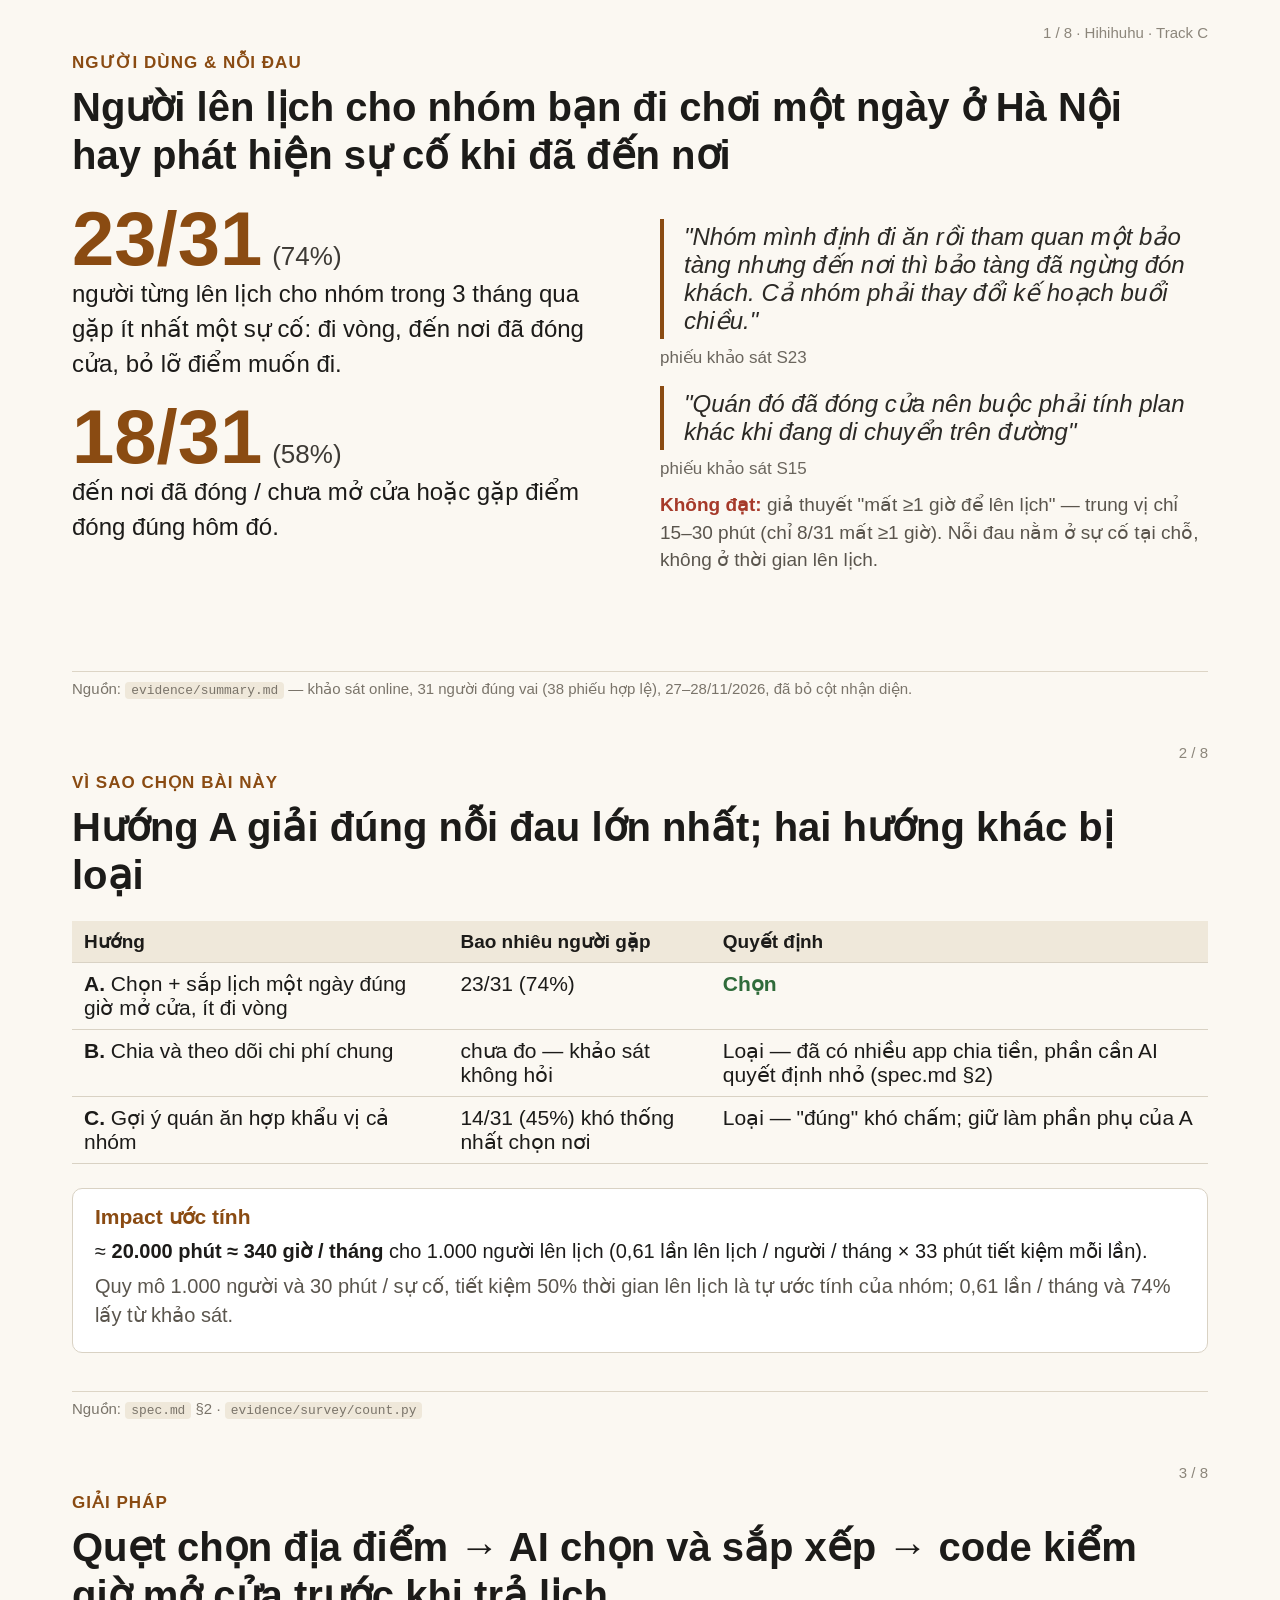
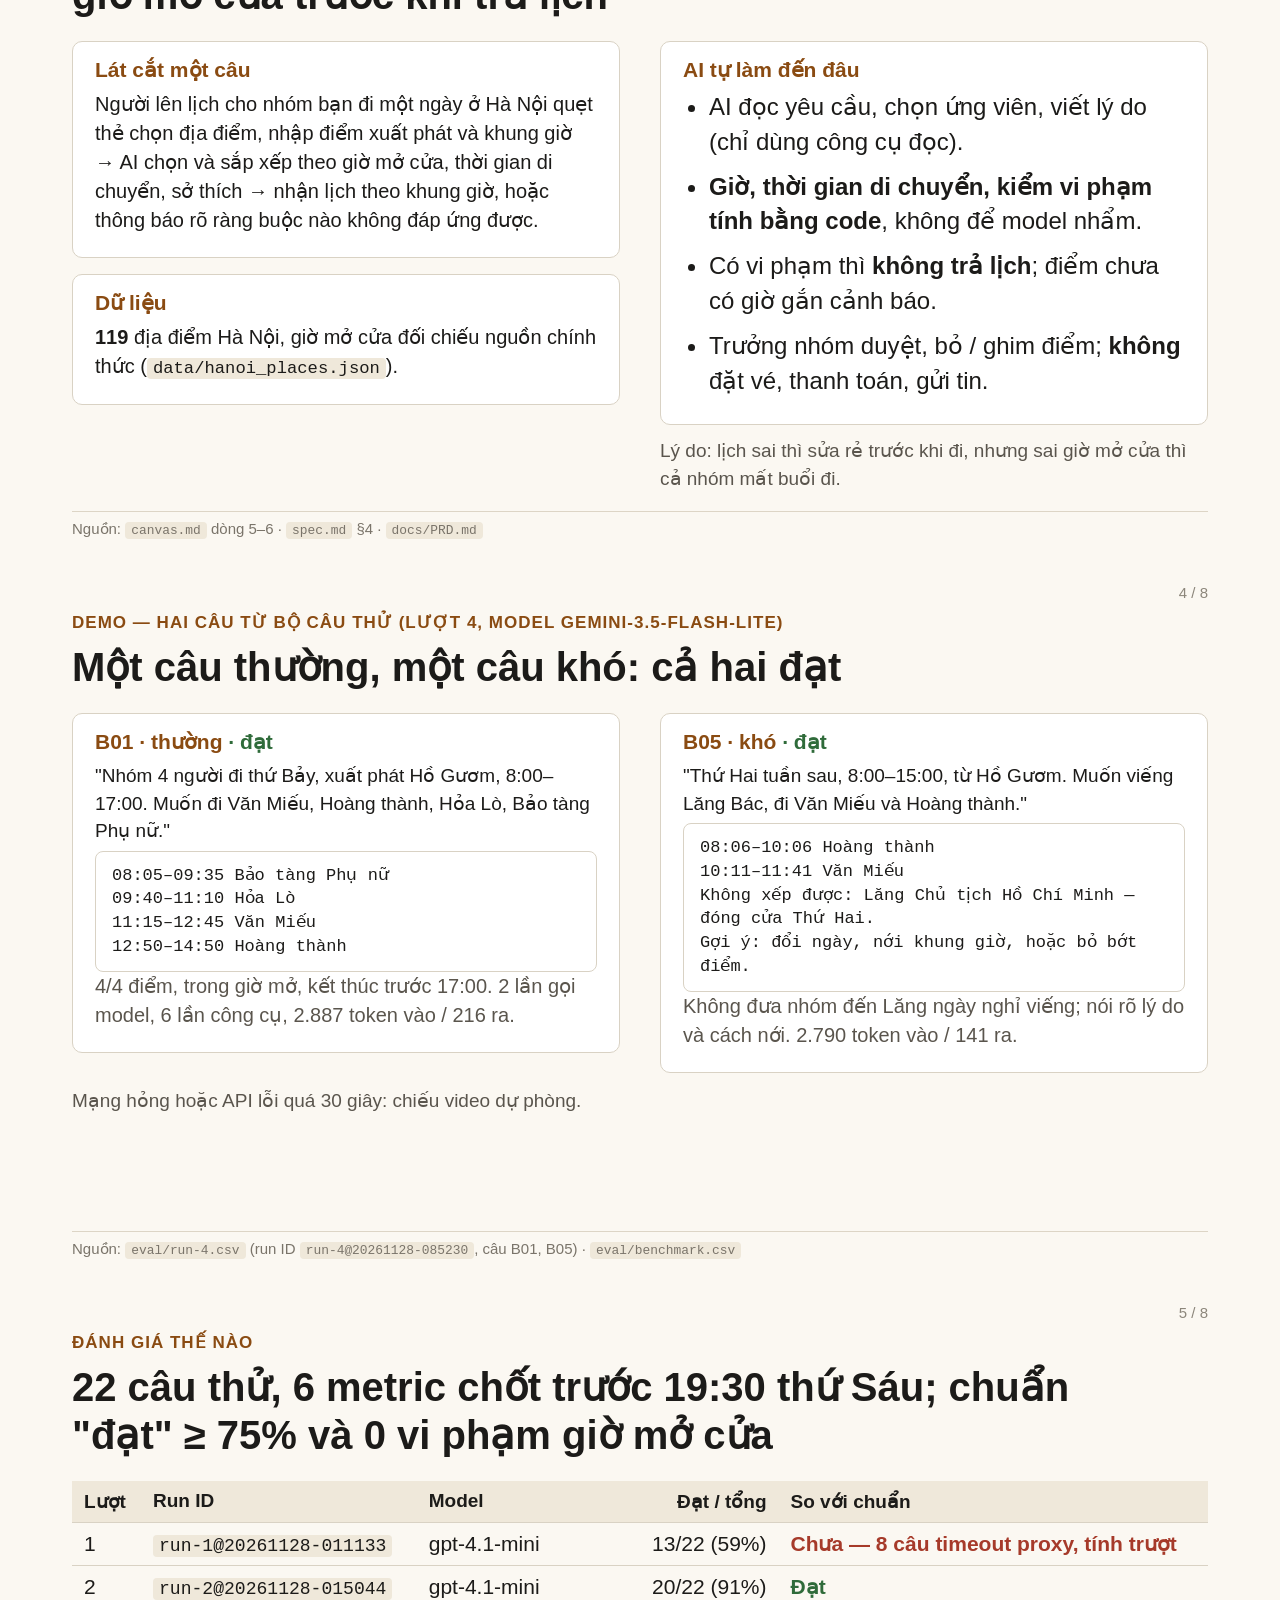
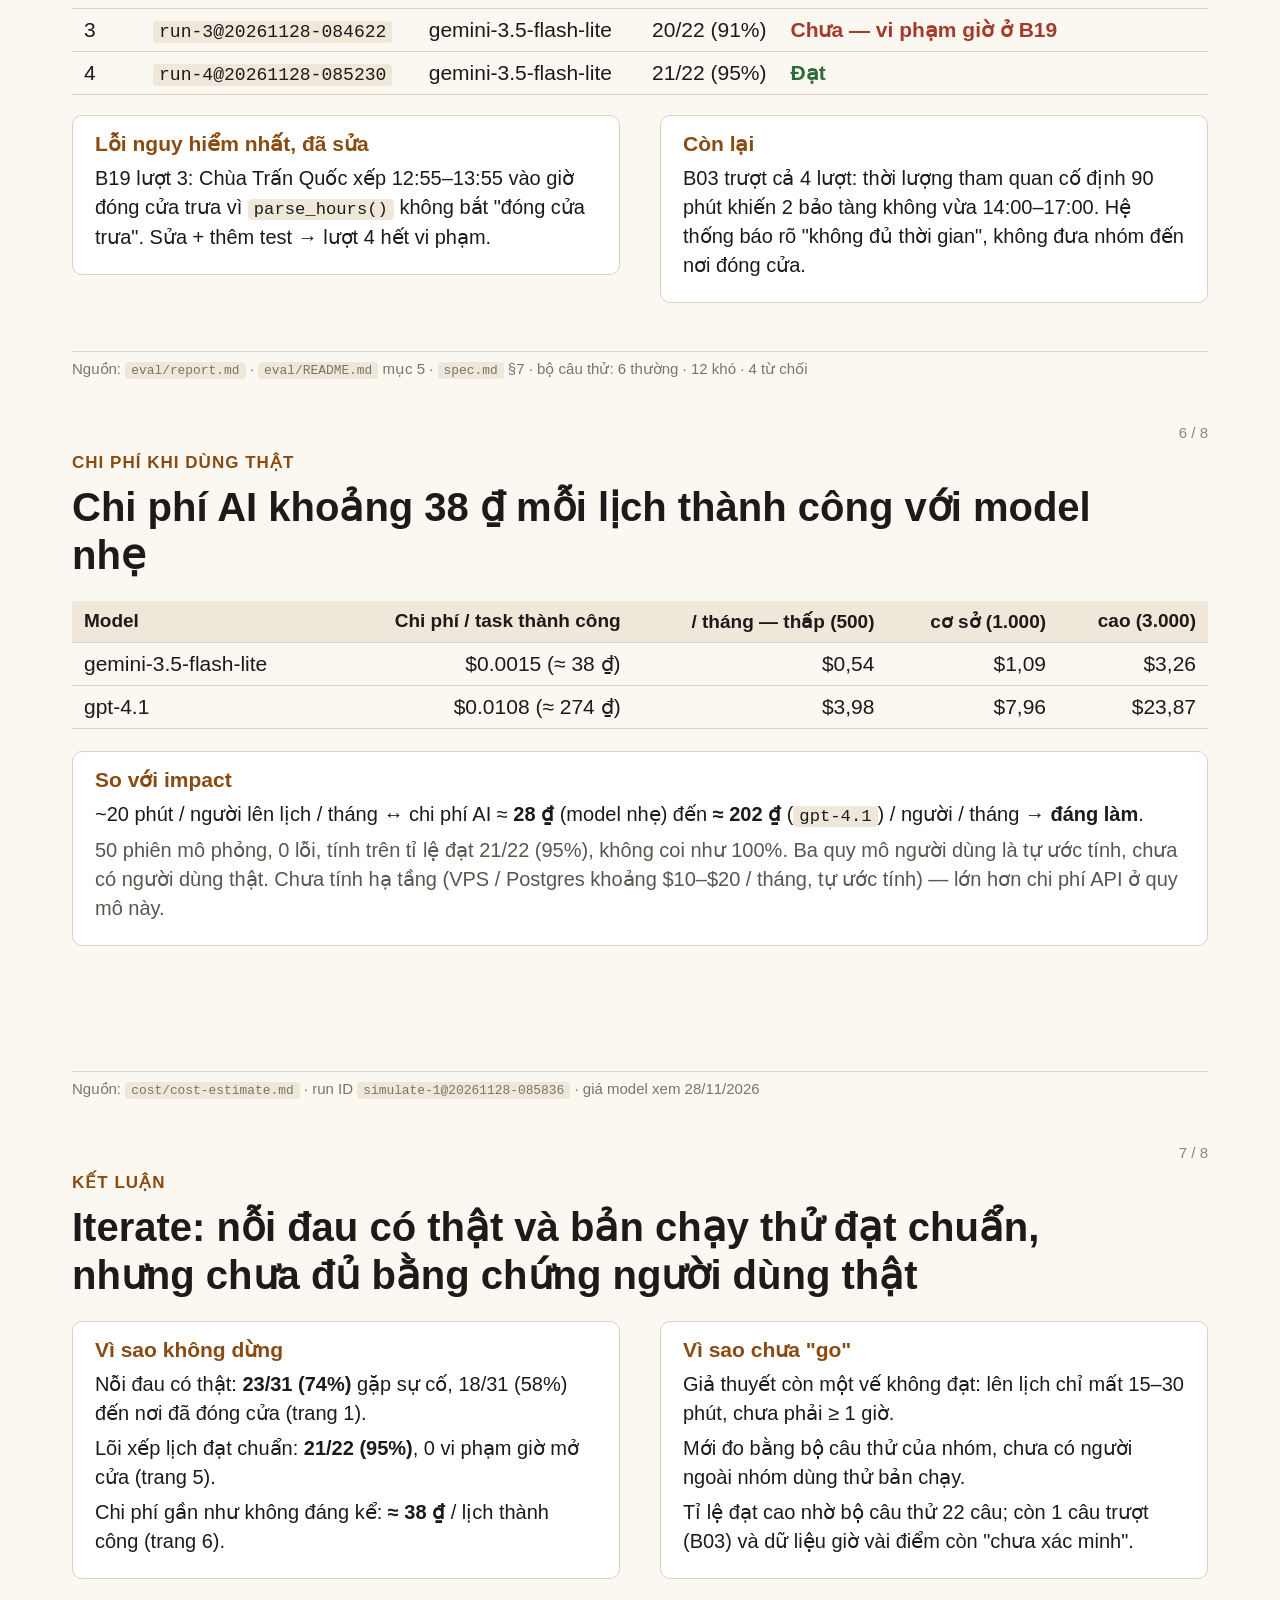
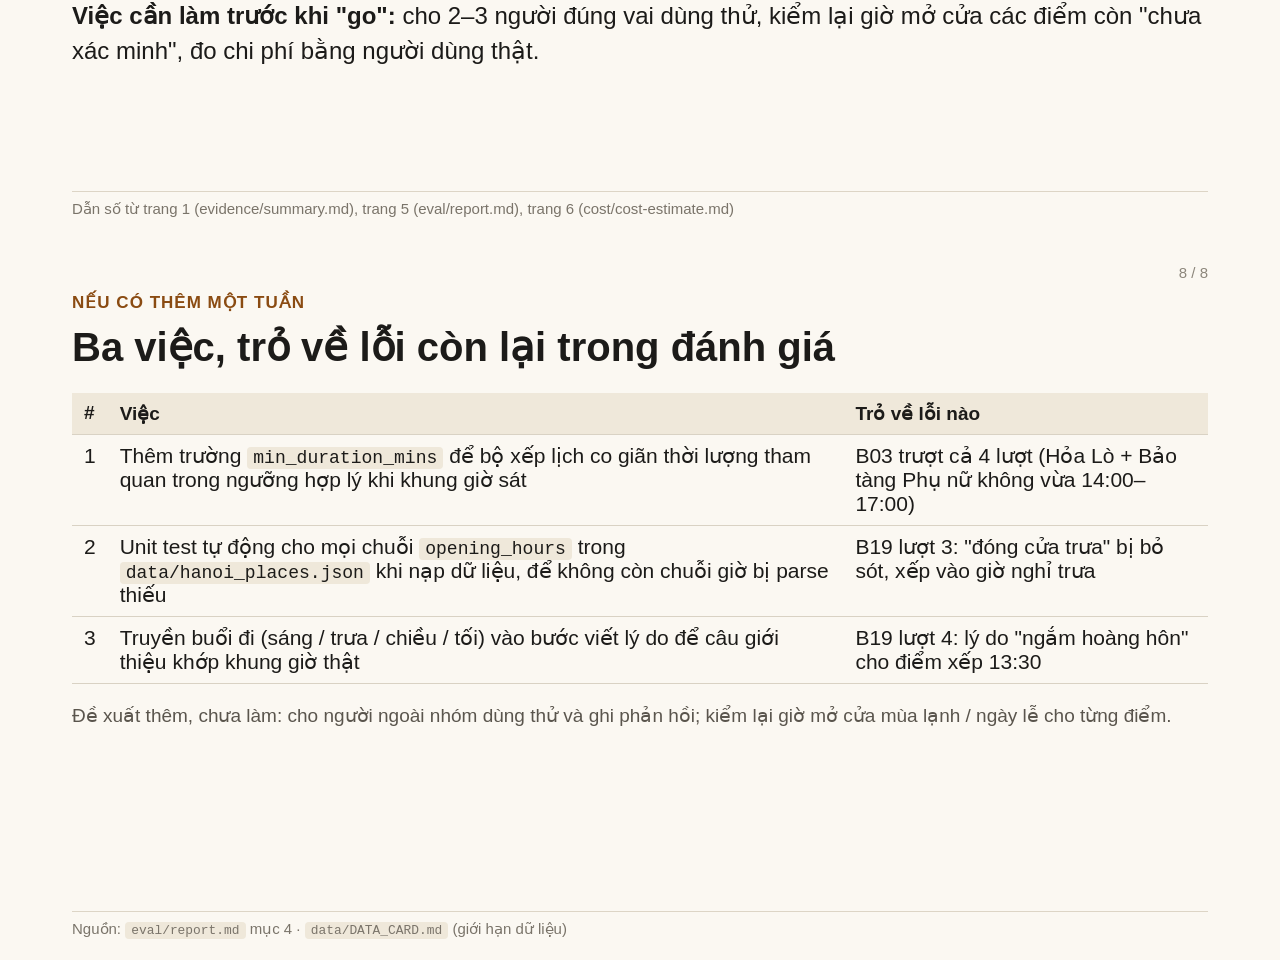
<file: slides/demo-slides.html>
<!doctype html>
<html lang="vi">
<head>
<meta charset="utf-8">
<title>TripSwipe — Lịch trình một ngày ở Hà Nội cho nhóm bạn (Hihihuhu · Track C)</title>
<style>
  @page { size: 1280px 720px; margin: 0; }
  * { box-sizing: border-box; }
  html, body { margin: 0; padding: 0; }
  body { font-family: "Segoe UI", "Be Vietnam Pro", Arial, sans-serif; color: #1c1b19; background: #fff; }
  .slide { width: 1280px; height: 720px; padding: 52px 72px 44px; page-break-after: always; break-after: page; position: relative; overflow: hidden; background: #fbf8f2; }
  .slide:last-child { page-break-after: auto; break-after: auto; }
  .kicker { font-size: 17px; letter-spacing: .06em; text-transform: uppercase; color: #8a4b12; font-weight: 600; margin-bottom: 10px; }
  h1 { font-size: 40px; line-height: 1.2; margin: 0 0 22px; font-weight: 700; max-width: 1080px; }
  p, li { font-size: 24px; line-height: 1.45; margin: 0 0 10px; }
  ul { margin: 0; padding-left: 26px; }
  .big { font-size: 76px; font-weight: 700; line-height: 1; color: #8a4b12; }
  .big small { font-size: 26px; font-weight: 500; color: #3d3a35; margin-left: 10px; }
  .row { display: flex; gap: 40px; align-items: flex-start; }
  .col { flex: 1; }
  .quote { border-left: 4px solid #8a4b12; padding: 4px 0 4px 20px; font-size: 24px; font-style: italic; color: #2b2925; margin: 18px 0 8px; }
  .cite { font-size: 17px; color: #6b665e; margin-bottom: 12px; }
  table { border-collapse: collapse; width: 100%; font-size: 21px; }
  th, td { text-align: left; padding: 9px 12px; border-bottom: 1px solid #d9d2c4; vertical-align: top; }
  th { background: #efe8da; font-weight: 600; font-size: 19px; }
  .num { text-align: right; font-variant-numeric: tabular-nums; }
  .note { font-size: 19px; color: #5a554d; }
  .box { background: #fff; border: 1px solid #d9d2c4; border-radius: 10px; padding: 16px 22px; }
  .box h3 { margin: 0 0 8px; font-size: 21px; color: #8a4b12; }
  .box p { font-size: 20px; margin-bottom: 6px; }
  .ok { color: #2f6b3a; font-weight: 600; }
  .bad { color: #a63a2a; font-weight: 600; }
  .src { position: absolute; left: 72px; right: 72px; bottom: 22px; font-size: 15px; color: #7a746a; border-top: 1px solid #ddd5c6; padding-top: 8px; }
  .pg { position: absolute; right: 72px; top: 24px; font-size: 15px; color: #8c867b; }
  code { font-family: Consolas, "Cascadia Mono", monospace; font-size: .86em; background: #efe8da; padding: 1px 6px; border-radius: 4px; }
  .mono { font-family: Consolas, "Cascadia Mono", monospace; font-size: 17px; white-space: pre-wrap; background: #fff; border: 1px solid #d9d2c4; border-radius: 8px; padding: 12px 16px; line-height: 1.4; }
</style>
</head>
<body>

<!-- 1. Người dùng & pain -->
<section class="slide">
  <div class="pg">1 / 8 · Hihihuhu · Track C</div>
  <div class="kicker">Người dùng &amp; nỗi đau</div>
  <h1>Người lên lịch cho nhóm bạn đi chơi một ngày ở Hà Nội hay phát hiện sự cố khi đã đến nơi</h1>
  <div class="row">
    <div class="col">
      <div class="big">23/31<small>(74%)</small></div>
      <p>người từng lên lịch cho nhóm trong 3 tháng qua gặp ít nhất một sự cố: đi vòng, đến nơi đã đóng cửa, bỏ lỡ điểm muốn đi.</p>
      <div class="big" style="margin-top:18px">18/31<small>(58%)</small></div>
      <p>đến nơi đã đóng / chưa mở cửa hoặc gặp điểm đóng đúng hôm đó.</p>
    </div>
    <div class="col">
      <div class="quote">"Nhóm mình định đi ăn rồi tham quan một bảo tàng nhưng đến nơi thì bảo tàng đã ngừng đón khách. Cả nhóm phải thay đổi kế hoạch buổi chiều."</div>
      <div class="cite">phiếu khảo sát S23</div>
      <div class="quote">"Quán đó đã đóng cửa nên buộc phải tính plan khác khi đang di chuyển trên đường"</div>
      <div class="cite">phiếu khảo sát S15</div>
      <p class="note"><span class="bad">Không đạt:</span> giả thuyết "mất ≥1 giờ để lên lịch" — trung vị chỉ 15–30 phút (chỉ 8/31 mất ≥1 giờ). Nỗi đau nằm ở sự cố tại chỗ, không ở thời gian lên lịch.</p>
    </div>
  </div>
  <div class="src">Nguồn: <code>evidence/summary.md</code> — khảo sát online, 31 người đúng vai (38 phiếu hợp lệ), 27–28/11/2026, đã bỏ cột nhận diện.</div>
</section>

<!-- 2. Vì sao chọn bài này -->
<section class="slide">
  <div class="pg">2 / 8</div>
  <div class="kicker">Vì sao chọn bài này</div>
  <h1>Hướng A giải đúng nỗi đau lớn nhất; hai hướng khác bị loại</h1>
  <table>
    <tr><th>Hướng</th><th>Bao nhiêu người gặp</th><th>Quyết định</th></tr>
    <tr><td><b>A.</b> Chọn + sắp lịch một ngày đúng giờ mở cửa, ít đi vòng</td><td>23/31 (74%)</td><td class="ok">Chọn</td></tr>
    <tr><td><b>B.</b> Chia và theo dõi chi phí chung</td><td>chưa đo — khảo sát không hỏi</td><td>Loại — đã có nhiều app chia tiền, phần cần AI quyết định nhỏ (spec.md §2)</td></tr>
    <tr><td><b>C.</b> Gợi ý quán ăn hợp khẩu vị cả nhóm</td><td>14/31 (45%) khó thống nhất chọn nơi</td><td>Loại — "đúng" khó chấm; giữ làm phần phụ của A</td></tr>
  </table>
  <div class="box" style="margin-top:24px">
    <h3>Impact ước tính</h3>
    <p>≈ <b>20.000 phút ≈ 340 giờ / tháng</b> cho 1.000 người lên lịch (0,61 lần lên lịch / người / tháng × 33 phút tiết kiệm mỗi lần).</p>
    <p class="note">Quy mô 1.000 người và 30 phút / sự cố, tiết kiệm 50% thời gian lên lịch là tự ước tính của nhóm; 0,61 lần / tháng và 74% lấy từ khảo sát.</p>
  </div>
  <div class="src">Nguồn: <code>spec.md</code> §2 · <code>evidence/survey/count.py</code></div>
</section>

<!-- 3. Giải pháp -->
<section class="slide">
  <div class="pg">3 / 8</div>
  <div class="kicker">Giải pháp</div>
  <h1>Quẹt chọn địa điểm → AI chọn và sắp xếp → code kiểm giờ mở cửa trước khi trả lịch</h1>
  <div class="row">
    <div class="col">
      <div class="box">
        <h3>Lát cắt một câu</h3>
        <p>Người lên lịch cho nhóm bạn đi một ngày ở Hà Nội quẹt thẻ chọn địa điểm, nhập điểm xuất phát và khung giờ → AI chọn và sắp xếp theo giờ mở cửa, thời gian di chuyển, sở thích → nhận lịch theo khung giờ, hoặc thông báo rõ ràng buộc nào không đáp ứng được.</p>
      </div>
      <div class="box" style="margin-top:16px">
        <h3>Dữ liệu</h3>
        <p><b>119</b> địa điểm Hà Nội, giờ mở cửa đối chiếu nguồn chính thức (<code>data/hanoi_places.json</code>).</p>
      </div>
    </div>
    <div class="col">
      <div class="box">
        <h3>AI tự làm đến đâu</h3>
        <ul style="font-size:21px">
          <li>AI đọc yêu cầu, chọn ứng viên, viết lý do (chỉ dùng công cụ đọc).</li>
          <li><b>Giờ, thời gian di chuyển, kiểm vi phạm tính bằng code</b>, không để model nhẩm.</li>
          <li>Có vi phạm thì <b>không trả lịch</b>; điểm chưa có giờ gắn cảnh báo.</li>
          <li>Trưởng nhóm duyệt, bỏ / ghim điểm; <b>không</b> đặt vé, thanh toán, gửi tin.</li>
        </ul>
      </div>
      <p class="note" style="margin-top:12px">Lý do: lịch sai thì sửa rẻ trước khi đi, nhưng sai giờ mở cửa thì cả nhóm mất buổi đi.</p>
    </div>
  </div>
  <div class="src">Nguồn: <code>canvas.md</code> dòng 5–6 · <code>spec.md</code> §4 · <code>docs/PRD.md</code></div>
</section>

<!-- 4. Demo -->
<section class="slide">
  <div class="pg">4 / 8</div>
  <div class="kicker">Demo — hai câu từ bộ câu thử (lượt 4, model gemini-3.5-flash-lite)</div>
  <h1>Một câu thường, một câu khó: cả hai đạt</h1>
  <div class="row">
    <div class="col">
      <div class="box">
        <h3>B01 · thường <span class="ok">· đạt</span></h3>
        <p style="font-size:19px">"Nhóm 4 người đi thứ Bảy, xuất phát Hồ Gươm, 8:00–17:00. Muốn đi Văn Miếu, Hoàng thành, Hỏa Lò, Bảo tàng Phụ nữ."</p>
        <div class="mono">08:05–09:35 Bảo tàng Phụ nữ
09:40–11:10 Hỏa Lò
11:15–12:45 Văn Miếu
12:50–14:50 Hoàng thành</div>
        <p class="note">4/4 điểm, trong giờ mở, kết thúc trước 17:00. 2 lần gọi model, 6 lần công cụ, 2.887 token vào / 216 ra.</p>
      </div>
    </div>
    <div class="col">
      <div class="box">
        <h3>B05 · khó <span class="ok">· đạt</span></h3>
        <p style="font-size:19px">"Thứ Hai tuần sau, 8:00–15:00, từ Hồ Gươm. Muốn viếng Lăng Bác, đi Văn Miếu và Hoàng thành."</p>
        <div class="mono">08:06–10:06 Hoàng thành
10:11–11:41 Văn Miếu
Không xếp được: Lăng Chủ tịch Hồ Chí Minh —
đóng cửa Thứ Hai.
Gợi ý: đổi ngày, nới khung giờ, hoặc bỏ bớt điểm.</div>
        <p class="note">Không đưa nhóm đến Lăng ngày nghỉ viếng; nói rõ lý do và cách nới. 2.790 token vào / 141 ra.</p>
      </div>
    </div>
  </div>
  <p class="note" style="margin-top:14px">Mạng hỏng hoặc API lỗi quá 30 giây: chiếu video dự phòng.</p>
  <div class="src">Nguồn: <code>eval/run-4.csv</code> (run ID <code>run-4@20261128-085230</code>, câu B01, B05) · <code>eval/benchmark.csv</code></div>
</section>

<!-- 5. Đánh giá -->
<section class="slide">
  <div class="pg">5 / 8</div>
  <div class="kicker">Đánh giá thế nào</div>
  <h1>22 câu thử, 6 metric chốt trước 19:30 thứ Sáu; chuẩn "đạt" ≥ 75% và 0 vi phạm giờ mở cửa</h1>
  <table>
    <tr><th>Lượt</th><th>Run ID</th><th>Model</th><th class="num">Đạt / tổng</th><th>So với chuẩn</th></tr>
    <tr><td>1</td><td><code>run-1@20261128-011133</code></td><td>gpt-4.1-mini</td><td class="num">13/22 (59%)</td><td class="bad">Chưa — 8 câu timeout proxy, tính trượt</td></tr>
    <tr><td>2</td><td><code>run-2@20261128-015044</code></td><td>gpt-4.1-mini</td><td class="num">20/22 (91%)</td><td class="ok">Đạt</td></tr>
    <tr><td>3</td><td><code>run-3@20261128-084622</code></td><td>gemini-3.5-flash-lite</td><td class="num">20/22 (91%)</td><td class="bad">Chưa — vi phạm giờ ở B19</td></tr>
    <tr><td>4</td><td><code>run-4@20261128-085230</code></td><td>gemini-3.5-flash-lite</td><td class="num">21/22 (95%)</td><td class="ok">Đạt</td></tr>
  </table>
  <div class="row" style="margin-top:20px">
    <div class="col box">
      <h3>Lỗi nguy hiểm nhất, đã sửa</h3>
      <p>B19 lượt 3: Chùa Trấn Quốc xếp 12:55–13:55 vào giờ đóng cửa trưa vì <code>parse_hours()</code> không bắt "đóng cửa trưa". Sửa + thêm test → lượt 4 hết vi phạm.</p>
    </div>
    <div class="col box">
      <h3>Còn lại</h3>
      <p>B03 trượt cả 4 lượt: thời lượng tham quan cố định 90 phút khiến 2 bảo tàng không vừa 14:00–17:00. Hệ thống báo rõ "không đủ thời gian", không đưa nhóm đến nơi đóng cửa.</p>
    </div>
  </div>
  <div class="src">Nguồn: <code>eval/report.md</code> · <code>eval/README.md</code> mục 5 · <code>spec.md</code> §7 · bộ câu thử: 6 thường · 12 khó · 4 từ chối</div>
</section>

<!-- 6. Chi phí -->
<section class="slide">
  <div class="pg">6 / 8</div>
  <div class="kicker">Chi phí khi dùng thật</div>
  <h1>Chi phí AI khoảng 38 ₫ mỗi lịch thành công với model nhẹ</h1>
  <table>
    <tr><th>Model</th><th class="num">Chi phí / task thành công</th><th class="num">/ tháng — thấp (500)</th><th class="num">cơ sở (1.000)</th><th class="num">cao (3.000)</th></tr>
    <tr><td>gemini-3.5-flash-lite</td><td class="num">$0.0015 (≈ 38 ₫)</td><td class="num">$0,54</td><td class="num">$1,09</td><td class="num">$3,26</td></tr>
    <tr><td>gpt-4.1</td><td class="num">$0.0108 (≈ 274 ₫)</td><td class="num">$3,98</td><td class="num">$7,96</td><td class="num">$23,87</td></tr>
  </table>
  <div class="box" style="margin-top:22px">
    <h3>So với impact</h3>
    <p>~20 phút / người lên lịch / tháng ↔ chi phí AI ≈ <b>28 ₫</b> (model nhẹ) đến <b>≈ 202 ₫</b> (<code>gpt-4.1</code>) / người / tháng → <b>đáng làm</b>.</p>
    <p class="note">50 phiên mô phỏng, 0 lỗi, tính trên tỉ lệ đạt 21/22 (95%), không coi như 100%. Ba quy mô người dùng là tự ước tính, chưa có người dùng thật. Chưa tính hạ tầng (VPS / Postgres khoảng $10–$20 / tháng, tự ước tính) — lớn hơn chi phí API ở quy mô này.</p>
  </div>
  <div class="src">Nguồn: <code>cost/cost-estimate.md</code> · run ID <code>simulate-1@20261128-085836</code> · giá model xem 28/11/2026</div>
</section>

<!-- 7. Kết luận -->
<section class="slide">
  <div class="pg">7 / 8</div>
  <div class="kicker">Kết luận</div>
  <h1>Iterate: nỗi đau có thật và bản chạy thử đạt chuẩn, nhưng chưa đủ bằng chứng người dùng thật</h1>
  <div class="row">
    <div class="col box">
      <h3>Vì sao không dừng</h3>
      <p>Nỗi đau có thật: <b>23/31 (74%)</b> gặp sự cố, 18/31 (58%) đến nơi đã đóng cửa (trang 1).</p>
      <p>Lõi xếp lịch đạt chuẩn: <b>21/22 (95%)</b>, 0 vi phạm giờ mở cửa (trang 5).</p>
      <p>Chi phí gần như không đáng kể: <b>≈ 38 ₫</b> / lịch thành công (trang 6).</p>
    </div>
    <div class="col box">
      <h3>Vì sao chưa "go"</h3>
      <p>Giả thuyết còn một vế không đạt: lên lịch chỉ mất 15–30 phút, chưa phải ≥ 1 giờ.</p>
      <p>Mới đo bằng bộ câu thử của nhóm, chưa có người ngoài nhóm dùng thử bản chạy.</p>
      <p>Tỉ lệ đạt cao nhờ bộ câu thử 22 câu; còn 1 câu trượt (B03) và dữ liệu giờ vài điểm còn "chưa xác minh".</p>
    </div>
  </div>
  <p style="margin-top:20px"><b>Việc cần làm trước khi "go":</b> cho 2–3 người đúng vai dùng thử, kiểm lại giờ mở cửa các điểm còn "chưa xác minh", đo chi phí bằng người dùng thật.</p>
  <div class="src">Dẫn số từ trang 1 (evidence/summary.md), trang 5 (eval/report.md), trang 6 (cost/cost-estimate.md)</div>
</section>

<!-- 8. Nếu có thêm 1 tuần -->
<section class="slide">
  <div class="pg">8 / 8</div>
  <div class="kicker">Nếu có thêm một tuần</div>
  <h1>Ba việc, trỏ về lỗi còn lại trong đánh giá</h1>
  <table>
    <tr><th>#</th><th>Việc</th><th>Trỏ về lỗi nào</th></tr>
    <tr><td>1</td><td>Thêm trường <code>min_duration_mins</code> để bộ xếp lịch co giãn thời lượng tham quan trong ngưỡng hợp lý khi khung giờ sát</td><td>B03 trượt cả 4 lượt (Hỏa Lò + Bảo tàng Phụ nữ không vừa 14:00–17:00)</td></tr>
    <tr><td>2</td><td>Unit test tự động cho mọi chuỗi <code>opening_hours</code> trong <code>data/hanoi_places.json</code> khi nạp dữ liệu, để không còn chuỗi giờ bị parse thiếu</td><td>B19 lượt 3: "đóng cửa trưa" bị bỏ sót, xếp vào giờ nghỉ trưa</td></tr>
    <tr><td>3</td><td>Truyền buổi đi (sáng / trưa / chiều / tối) vào bước viết lý do để câu giới thiệu khớp khung giờ thật</td><td>B19 lượt 4: lý do "ngắm hoàng hôn" cho điểm xếp 13:30</td></tr>
  </table>
  <p class="note" style="margin-top:18px">Đề xuất thêm, chưa làm: cho người ngoài nhóm dùng thử và ghi phản hồi; kiểm lại giờ mở cửa mùa lạnh / ngày lễ cho từng điểm.</p>
  <div class="src">Nguồn: <code>eval/report.md</code> mục 4 · <code>data/DATA_CARD.md</code> (giới hạn dữ liệu)</div>
</section>

</body>
</html>
</file>
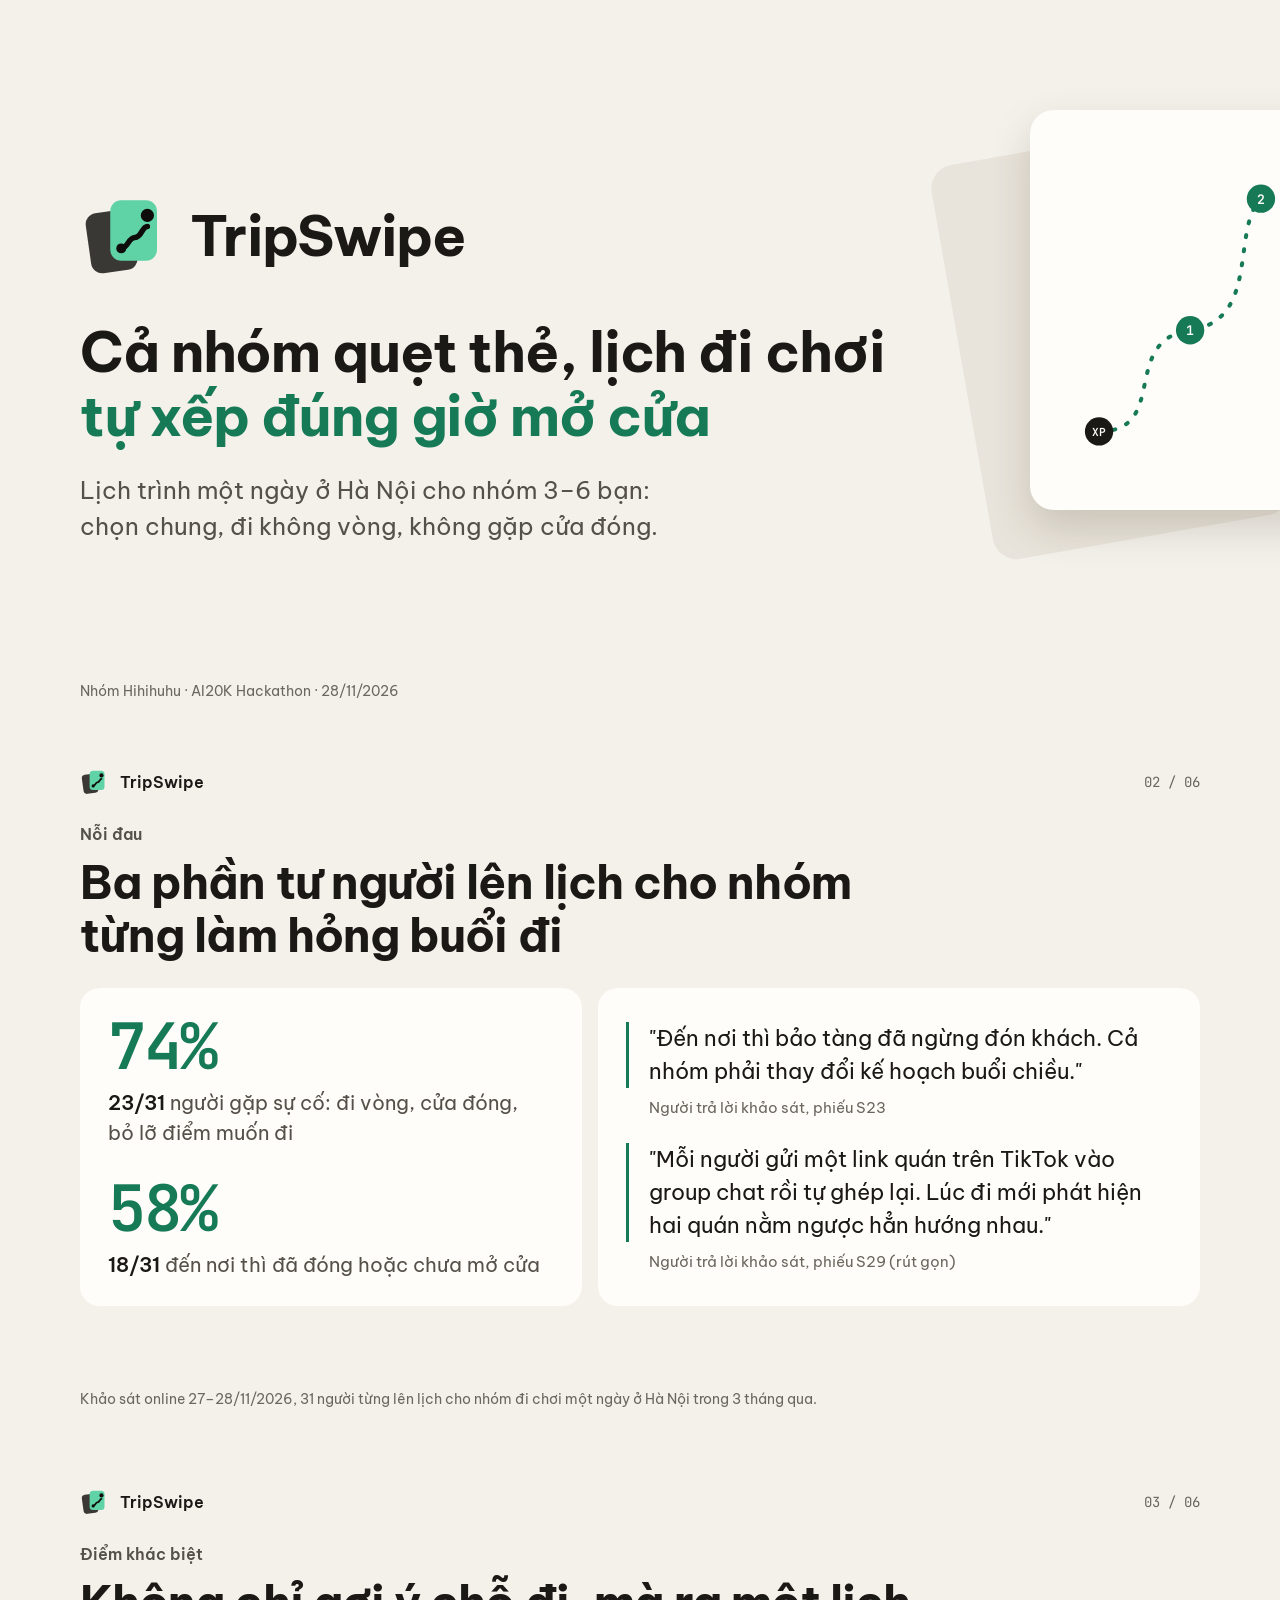
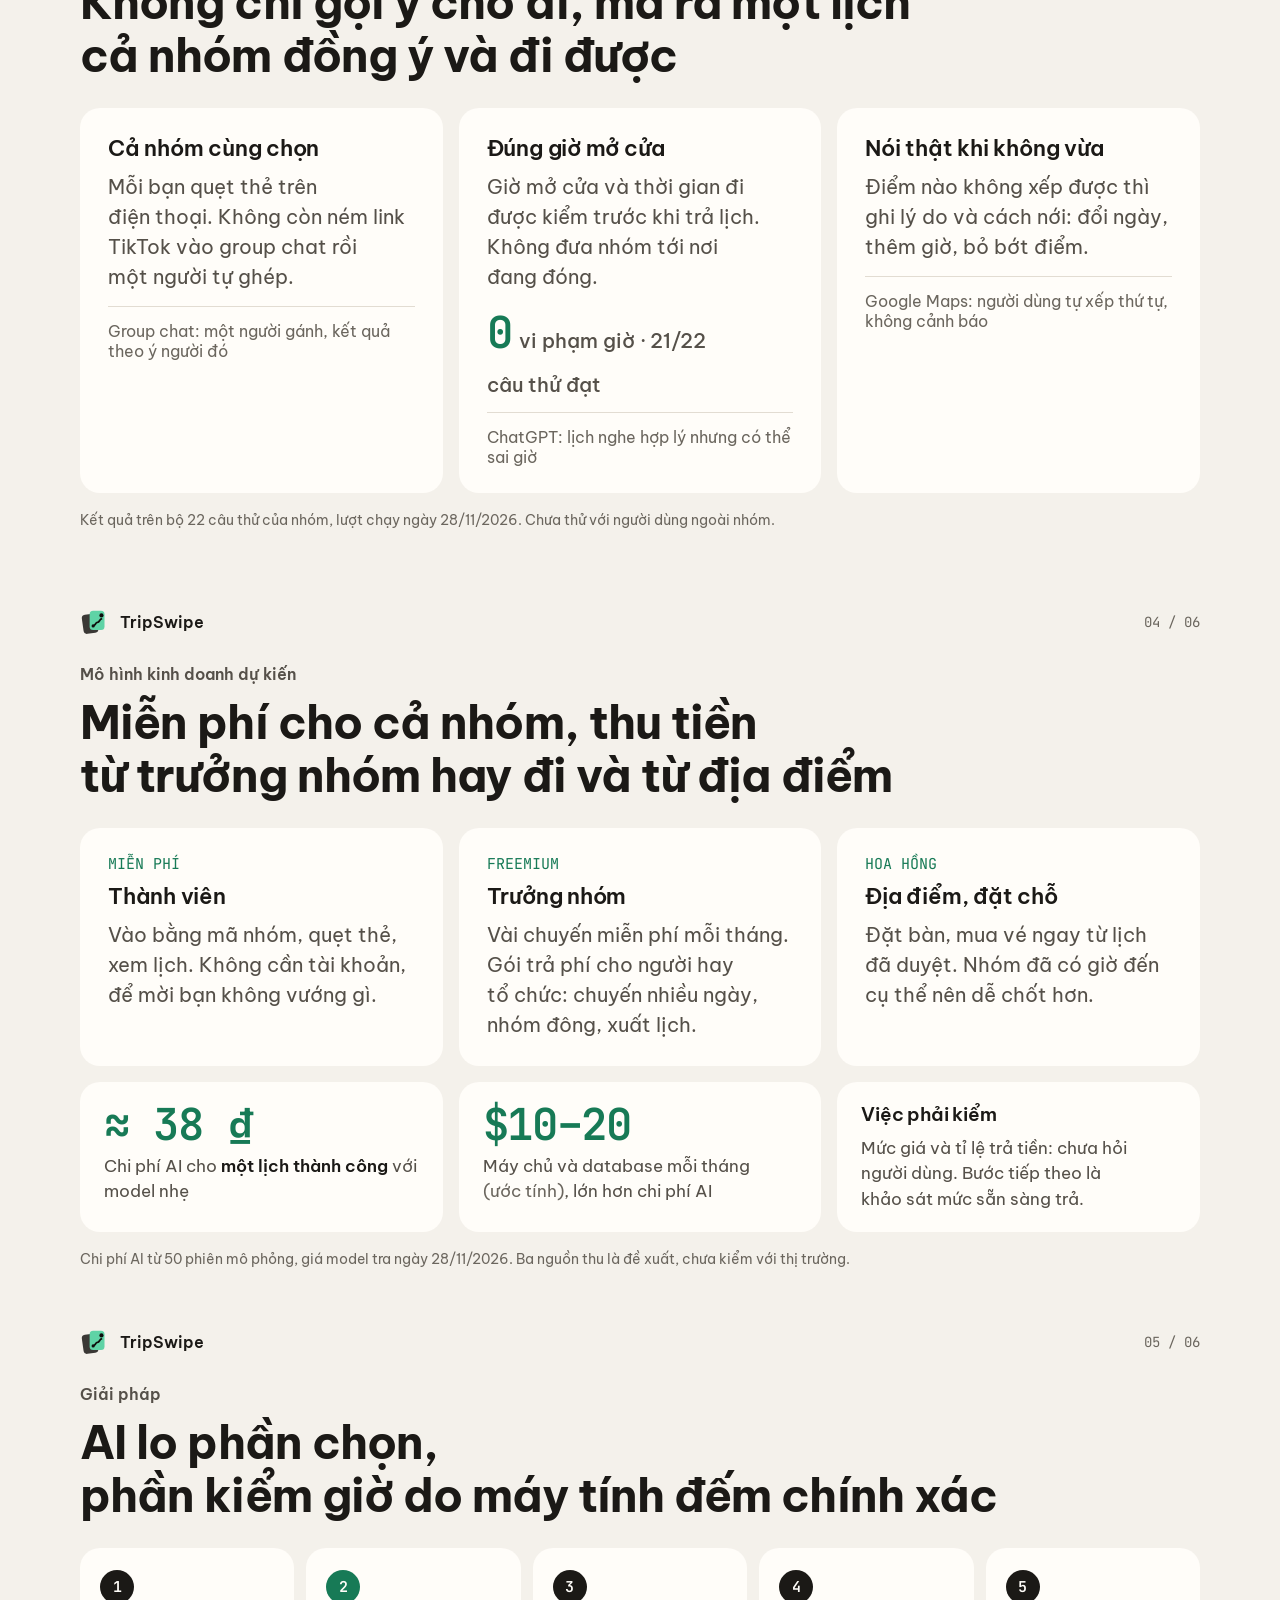
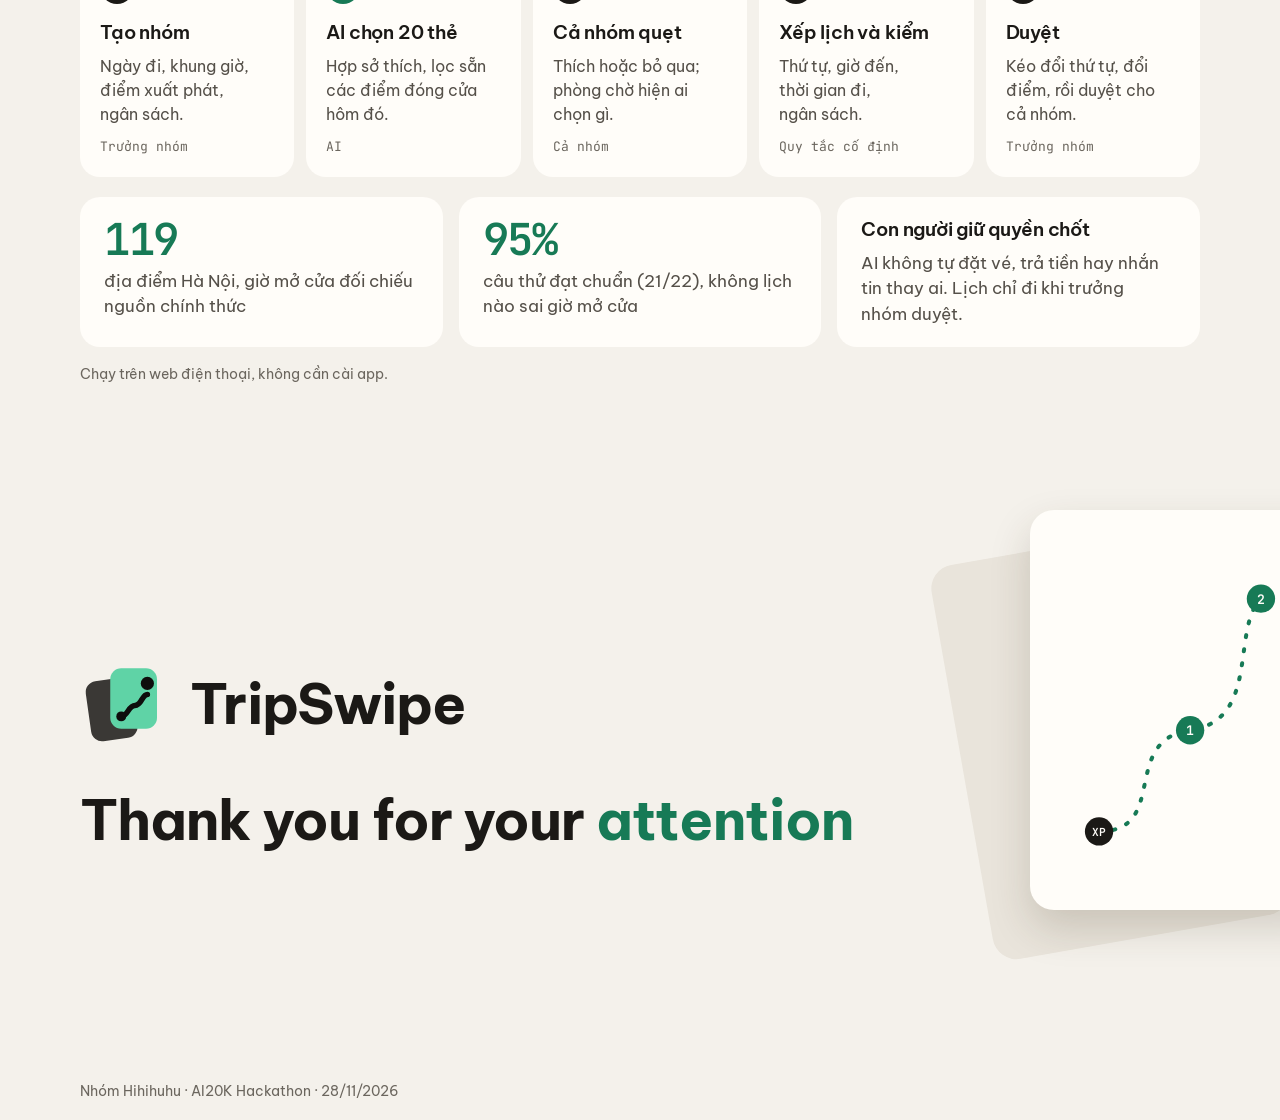
<file: slides/pitch-deck.html>
<!doctype html>
<html lang="vi">
<head>
<meta charset="utf-8">
<title>TripSwipe — Pitch</title>
<link rel="preconnect" href="https://fonts.googleapis.com"><link rel="preconnect" href="https://fonts.gstatic.com" crossorigin>
<link href="https://fonts.googleapis.com/css2?family=Be+Vietnam+Pro:wght@400;500;600;700&family=JetBrains+Mono:wght@500;600&subset=vietnamese&display=swap" rel="stylesheet">
<style>
  :root {
    --ground: #f4f1eb; --surface: #fffdf9; --raised: #e9e4db; --rule: #e2dcd2;
    --text: #1b1916; --muted: #555049; --faint: #6b665e;
    --accent: #177a56; --negative: #b8324d; --warning: #8a5a00; --on-accent: #fffdf9;
    --font: "Be Vietnam Pro", system-ui, sans-serif; --mono: "JetBrains Mono", ui-monospace, monospace;
  }
  @page { size: 1280px 720px; margin: 0; }
  * { box-sizing: border-box; }
  html, body { margin: 0; background: var(--ground); }
  body { font-family: var(--font); color: var(--text); font-variant-numeric: tabular-nums;
         -webkit-print-color-adjust: exact; print-color-adjust: exact; }
  .slide { width: 1280px; height: 720px; padding: 48px 80px 32px; position: relative; overflow: hidden;
           background: var(--ground); break-after: page; display: flex; flex-direction: column; }
  .slide:last-child { break-after: auto; }
  .top { display: flex; align-items: center; gap: 12px; margin-bottom: 28px; color: var(--muted); font-size: 16px; }
  .top img, .top svg { width: 28px; height: 28px; }
  .top b { color: var(--text); font-weight: 600; }
  .top .pg { margin-left: auto; font-family: var(--mono); color: var(--faint); font-size: 14px; }
  .kicker { font-size: 16px; font-weight: 600; color: var(--muted); margin-bottom: 12px; }
  h1 { font-size: 46px; line-height: 1.15; letter-spacing: -0.02em; font-weight: 700; margin: 0 0 26px; max-width: 1060px; }
  h3 { font-size: 22px; font-weight: 600; margin: 0 0 10px; letter-spacing: -0.01em; }
  p { font-size: 20px; line-height: 1.5; margin: 0; color: var(--muted); text-wrap: pretty; }
  p b { color: var(--text); font-weight: 600; }
  .card { background: var(--surface); border-radius: 20px; padding: 26px 28px; }
  .grid { display: grid; gap: 16px; }
  .g2 { grid-template-columns: 1fr 1fr; } .g3 { grid-template-columns: repeat(3, 1fr); }
  .num { font-family: var(--mono); font-weight: 600; color: var(--accent); font-size: 64px; line-height: 1; letter-spacing: -0.03em; }
  .num small { font-family: var(--font); font-weight: 500; letter-spacing: 0; font-size: 20px; color: var(--muted); margin-left: 8px; }
  .tag { display: inline-block; font-size: 14px; font-weight: 600; padding: 4px 12px; border-radius: 999px;
         background: #f6ead2; color: var(--warning); margin-top: 14px; }
  .quote { font-size: 22px; line-height: 1.5; color: var(--text); border-left: 3px solid var(--accent); padding-left: 20px; margin: 0; }
  .cite { font-size: 15px; color: var(--faint); margin-top: 10px; padding-left: 23px; }
  .foot { margin-top: auto; padding-top: 18px; font-size: 14px; color: var(--faint); }
  .hero .foot { position: absolute; left: 80px; bottom: 20px; }
  .nsm { background: var(--surface); border-radius: 20px; padding: 26px 28px; border: 1px solid var(--accent); }
  .nsm .label { font-family: var(--mono); font-size: 14px; color: var(--accent); letter-spacing: .04em; margin-bottom: 10px; }
  .nsm .metric { font-size: 30px; font-weight: 700; line-height: 1.25; letter-spacing: -0.02em; margin-bottom: 14px; }
  ul.clean { list-style: none; padding: 0; margin: 14px 0 0; }
  ul.clean li { font-size: 18px; color: var(--muted); line-height: 1.5; padding-left: 22px; position: relative; margin-bottom: 6px; }
  ul.clean li::before { content: ""; position: absolute; left: 4px; top: 11px; width: 7px; height: 7px; border-radius: 50%; background: var(--accent); }
  .vs { font-size: 16px; color: var(--faint); margin-top: 14px; padding-top: 14px; border-top: 1px solid var(--rule); }
  .flow { display: grid; grid-template-columns: repeat(5, 1fr); gap: 12px; }
  .step { background: var(--surface); border-radius: 20px; padding: 22px 20px; position: relative; }
  .step .n { font-family: var(--mono); font-weight: 600; width: 34px; height: 34px; border-radius: 50%; background: var(--accent);
             color: var(--on-accent); display: grid; place-items: center; font-size: 15px; margin-bottom: 16px; }
  .step.code .n { background: var(--text); }
  .step h3 { font-size: 19px; } .step p { font-size: 16px; }
  .who { font-family: var(--mono); font-size: 13px; color: var(--faint); margin-top: 12px; }
  .row { display: flex; gap: 16px; margin-top: 16px; }
  .row .card { flex: 1; padding: 20px 24px; }
  .row .card p { font-size: 17px; }
  .price { font-family: var(--mono); font-size: 15px; color: var(--accent); margin-bottom: 8px; }
  /* Intro / outro */
  .hero { justify-content: center; }
  .hero .logo { display: flex; align-items: center; gap: 22px; margin-bottom: 40px; }
  .hero .logo svg { width: 88px; height: 88px; }
  .hero .logo span { font-size: 56px; font-weight: 700; letter-spacing: -0.03em; }
  .hero h1 { font-size: 56px; max-width: none; margin-bottom: 24px; }
  .hero h1 em { font-style: normal; color: var(--accent); }
  .hero p { font-size: 24px; max-width: 820px; }
  .deck { position: absolute; right: -60px; top: 110px; width: 420px; height: 500px; }
  .deck div { position: absolute; width: 300px; height: 400px; border-radius: 24px; }
  .deck .back { background: var(--raised); transform: rotate(-10deg); left: 40px; top: 30px; }
  .deck .front { background: var(--surface); box-shadow: 0 18px 40px rgba(60,48,30,.18); left: 110px; top: 0; padding: 28px; }
  .deck .front svg { width: 100%; height: 100%; }
  .ask { display: grid; grid-template-columns: repeat(3, 1fr); gap: 16px; margin-top: 8px; max-width: 1120px; }
</style>
</head>
<body>

<svg width="0" height="0" style="position:absolute">
  <symbol id="mark" viewBox="0 0 32 32">
    <rect x="3" y="7" width="17" height="22" rx="4" fill="#3a3835" transform="rotate(-8 11.5 18)"/>
    <rect x="11" y="3" width="17" height="22" rx="4" fill="#5fd3a6"/>
    <path d="M15 20.5c2.5 0 2.5-4 5-4s2.5-4 4.5-4" fill="none" stroke="#0e0d0c" stroke-width="2" stroke-linecap="round"/>
    <circle cx="15" cy="20.5" r="1.8" fill="#0e0d0c"/><circle cx="24.5" cy="8.5" r="2.4" fill="#0e0d0c"/>
  </symbol>
</svg>

<!-- 1. Intro -->
<section class="slide hero">
  <div class="deck" aria-hidden="true">
    <div class="back"></div>
    <div class="front">
      <svg viewBox="0 0 240 340" fill="none">
        <path d="M40 290 C 110 290, 60 200, 130 190 S 170 90, 200 60" stroke="#177a56" stroke-width="4" stroke-linecap="round" stroke-dasharray="2 12"/>
        <circle cx="40" cy="290" r="14" fill="#1b1916"/><text x="40" y="295" text-anchor="middle" font-family="JetBrains Mono" font-size="11" font-weight="600" fill="#fffdf9">XP</text>
        <circle cx="130" cy="190" r="14" fill="#177a56"/><text x="130" y="195" text-anchor="middle" font-family="JetBrains Mono" font-size="13" font-weight="600" fill="#fffdf9">1</text>
        <circle cx="200" cy="60" r="14" fill="#177a56"/><text x="200" y="65" text-anchor="middle" font-family="JetBrains Mono" font-size="13" font-weight="600" fill="#fffdf9">2</text>
      </svg>
    </div>
  </div>
  <div class="logo"><svg><use href="#mark"/></svg><span>TripSwipe</span></div>
  <h1>Cả nhóm quẹt thẻ, lịch đi chơi<br><em>tự xếp đúng giờ mở cửa</em></h1>
  <p>Lịch trình một ngày ở Hà Nội cho nhóm 3–6 bạn:<br>chọn chung, đi không vòng, không gặp cửa đóng.</p>
  <div class="foot">Nhóm Hihihuhu · AI20K Hackathon · 28/11/2026</div>
</section>

<!-- 2. Pain -->
<section class="slide">
  <div class="top"><svg><use href="#mark"/></svg><b>TripSwipe</b><span class="pg">02 / 06</span></div>
  <div class="kicker">Nỗi đau</div>
  <h1>Ba phần tư người lên lịch cho nhóm<br>từng làm hỏng buổi đi</h1>
  <div class="grid g2" style="grid-template-columns: 1fr 1.2fr">
    <div class="card" style="display:flex;flex-direction:column;gap:28px">
      <div><div class="num">74%</div><p style="margin-top:10px"><b>23/31</b> người gặp sự cố: đi vòng, cửa đóng, bỏ lỡ điểm muốn đi</p></div>
      <div><div class="num">58%</div><p style="margin-top:10px"><b>18/31</b> đến nơi thì đã đóng hoặc chưa mở cửa</p></div>
    </div>
    <div class="card" style="display:flex;flex-direction:column;gap:26px;justify-content:center">
      <div>
        <p class="quote">"Đến nơi thì bảo tàng đã ngừng đón khách. Cả nhóm phải thay đổi kế hoạch buổi chiều."</p>
        <div class="cite">Người trả lời khảo sát, phiếu S23</div>
      </div>
      <div>
        <p class="quote">"Mỗi người gửi một link quán trên TikTok vào group chat rồi tự ghép lại. Lúc đi mới phát hiện hai quán nằm ngược hẳn hướng nhau."</p>
        <div class="cite">Người trả lời khảo sát, phiếu S29 (rút gọn)</div>
      </div>
    </div>
  </div>
  <div class="foot">Khảo sát online 27–28/11/2026, 31 người từng lên lịch cho nhóm đi chơi một ngày ở Hà Nội trong 3 tháng qua.</div>
</section>

<!-- 3. USP -->
<section class="slide">
  <div class="top"><svg><use href="#mark"/></svg><b>TripSwipe</b><span class="pg">03 / 06</span></div>
  <div class="kicker">Điểm khác biệt</div>
  <h1>Không chỉ gợi ý chỗ đi, mà ra một lịch<br>cả nhóm đồng ý và đi được</h1>
  <div class="grid g3">
    <div class="card">
      <h3>Cả nhóm cùng chọn</h3>
      <p>Mỗi bạn quẹt thẻ trên điện thoại. Không còn ném link TikTok vào group chat rồi một người tự ghép.</p>
      <div class="vs">Group chat: một người gánh, kết quả theo ý người đó</div>
    </div>
    <div class="card">
      <h3>Đúng giờ mở cửa</h3>
      <p>Giờ mở cửa và thời gian đi được kiểm trước khi trả lịch. Không đưa nhóm tới nơi đang đóng.</p>
      <div class="num" style="font-size:44px;margin-top:18px">0<small>vi phạm giờ · 21/22 câu thử đạt</small></div>
      <div class="vs">ChatGPT: lịch nghe hợp lý nhưng có thể sai giờ</div>
    </div>
    <div class="card">
      <h3>Nói thật khi không vừa</h3>
      <p>Điểm nào không xếp được thì ghi lý do và cách nới: đổi ngày, thêm giờ, bỏ bớt điểm.</p>
      <div class="vs">Google Maps: người dùng tự xếp thứ tự, không cảnh báo</div>
    </div>
  </div>
  <div class="foot">Kết quả trên bộ 22 câu thử của nhóm, lượt chạy ngày 28/11/2026. Chưa thử với người dùng ngoài nhóm.</div>
</section>

<!-- 4. Business model -->
<section class="slide">
  <div class="top"><svg><use href="#mark"/></svg><b>TripSwipe</b><span class="pg">04 / 06</span></div>
  <div class="kicker">Mô hình kinh doanh dự kiến</div>
  <h1>Miễn phí cho cả nhóm, thu tiền<br>từ trưởng nhóm hay đi và từ địa điểm</h1>
  <div class="grid g3" style="flex:0">
    <div class="card">
      <div class="price">MIỄN PHÍ</div>
      <h3>Thành viên</h3>
      <p>Vào bằng mã nhóm, quẹt thẻ, xem lịch. Không cần tài khoản, để mời bạn không vướng gì.</p>
    </div>
    <div class="card">
      <div class="price">FREEMIUM</div>
      <h3>Trưởng nhóm</h3>
      <p>Vài chuyến miễn phí mỗi tháng. Gói trả phí cho người hay tổ chức: chuyến nhiều ngày, nhóm đông, xuất lịch.</p>
    </div>
    <div class="card">
      <div class="price">HOA HỒNG</div>
      <h3>Địa điểm, đặt chỗ</h3>
      <p>Đặt bàn, mua vé ngay từ lịch đã duyệt. Nhóm đã có giờ đến cụ thể nên dễ chốt hơn.</p>
    </div>
  </div>
  <div class="row">
    <div class="card">
      <div class="num" style="font-size:44px">≈ 38 ₫</div>
      <p style="margin-top:8px">Chi phí AI cho <b>một lịch thành công</b> với model nhẹ</p>
    </div>
    <div class="card">
      <div class="num" style="font-size:44px">$10–20</div>
      <p style="margin-top:8px">Máy chủ và database mỗi tháng <span style="color:var(--faint)">(ước tính)</span>, lớn hơn chi phí AI</p>
    </div>
    <div class="card">
      <h3 style="font-size:19px">Việc phải kiểm</h3>
      <p>Mức giá và tỉ lệ trả tiền: chưa hỏi người dùng. Bước tiếp theo là khảo sát mức sẵn sàng trả.</p>
    </div>
  </div>
  <div class="foot">Chi phí AI từ 50 phiên mô phỏng, giá model tra ngày 28/11/2026. Ba nguồn thu là đề xuất, chưa kiểm với thị trường.</div>
</section>

<!-- 5. Tech solution -->
<section class="slide">
  <div class="top"><svg><use href="#mark"/></svg><b>TripSwipe</b><span class="pg">05 / 06</span></div>
  <div class="kicker">Giải pháp</div>
  <h1>AI lo phần chọn,<br>phần kiểm giờ do máy tính đếm chính xác</h1>
  <div class="flow">
    <div class="step code"><div class="n">1</div><h3>Tạo nhóm</h3><p>Ngày đi, khung giờ, điểm xuất phát, ngân sách.</p><div class="who">Trưởng nhóm</div></div>
    <div class="step"><div class="n">2</div><h3>AI chọn 20 thẻ</h3><p>Hợp sở thích, lọc sẵn các điểm đóng cửa hôm đó.</p><div class="who">AI</div></div>
    <div class="step code"><div class="n">3</div><h3>Cả nhóm quẹt</h3><p>Thích hoặc bỏ qua; phòng chờ hiện ai chọn gì.</p><div class="who">Cả nhóm</div></div>
    <div class="step code"><div class="n">4</div><h3>Xếp lịch và kiểm</h3><p>Thứ tự, giờ đến, thời gian đi, ngân sách.</p><div class="who">Quy tắc cố định</div></div>
    <div class="step code"><div class="n">5</div><h3>Duyệt</h3><p>Kéo đổi thứ tự, đổi điểm, rồi duyệt cho cả nhóm.</p><div class="who">Trưởng nhóm</div></div>
  </div>
  <div class="row" style="margin-top:20px">
    <div class="card"><div class="num" style="font-size:44px">119</div><p style="margin-top:8px">địa điểm Hà Nội, giờ mở cửa đối chiếu nguồn chính thức</p></div>
    <div class="card"><div class="num" style="font-size:44px">95%</div><p style="margin-top:8px">câu thử đạt chuẩn (21/22), không lịch nào sai giờ mở cửa</p></div>
    <div class="card"><h3 style="font-size:19px">Con người giữ quyền chốt</h3><p>AI không tự đặt vé, trả tiền hay nhắn tin thay ai. Lịch chỉ đi khi trưởng nhóm duyệt.</p></div>
  </div>
  <div class="foot">Chạy trên web điện thoại, không cần cài app.</div>
</section>

<!-- 6. Outro -->
<section class="slide hero">
  <div class="deck" aria-hidden="true">
    <div class="back"></div>
    <div class="front">
      <svg viewBox="0 0 240 340" fill="none">
        <path d="M40 290 C 110 290, 60 200, 130 190 S 170 90, 200 60" stroke="#177a56" stroke-width="4" stroke-linecap="round" stroke-dasharray="2 12"/>
        <circle cx="40" cy="290" r="14" fill="#1b1916"/><text x="40" y="295" text-anchor="middle" font-family="JetBrains Mono" font-size="11" font-weight="600" fill="#fffdf9">XP</text>
        <circle cx="130" cy="190" r="14" fill="#177a56"/><text x="130" y="195" text-anchor="middle" font-family="JetBrains Mono" font-size="13" font-weight="600" fill="#fffdf9">1</text>
        <circle cx="200" cy="60" r="14" fill="#177a56"/><text x="200" y="65" text-anchor="middle" font-family="JetBrains Mono" font-size="13" font-weight="600" fill="#fffdf9">2</text>
      </svg>
    </div>
  </div>
  <div class="logo"><svg><use href="#mark"/></svg><span>TripSwipe</span></div>
  <h1>Thank you for your <em>attention</em></h1>
  <div class="foot">Nhóm Hihihuhu · AI20K Hackathon · 28/11/2026</div>
</section>

</body>
</html>
</file>
